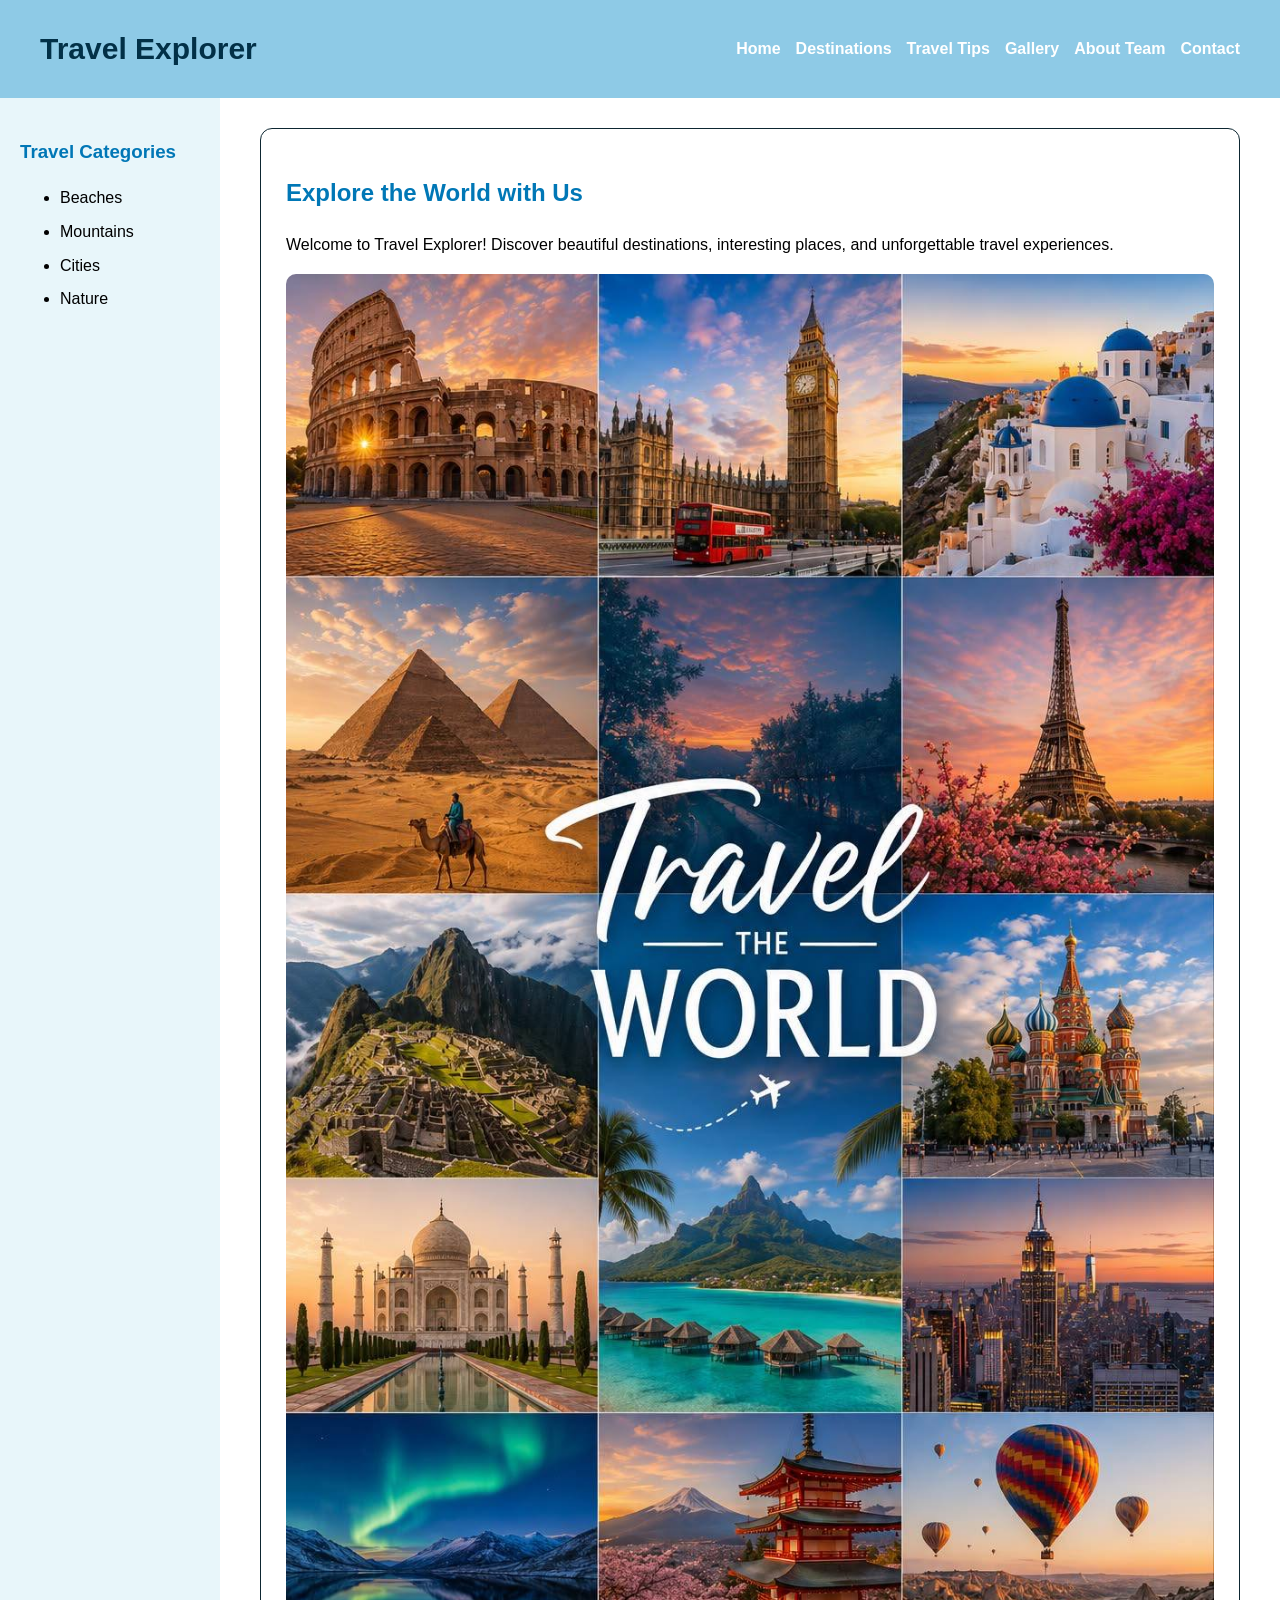
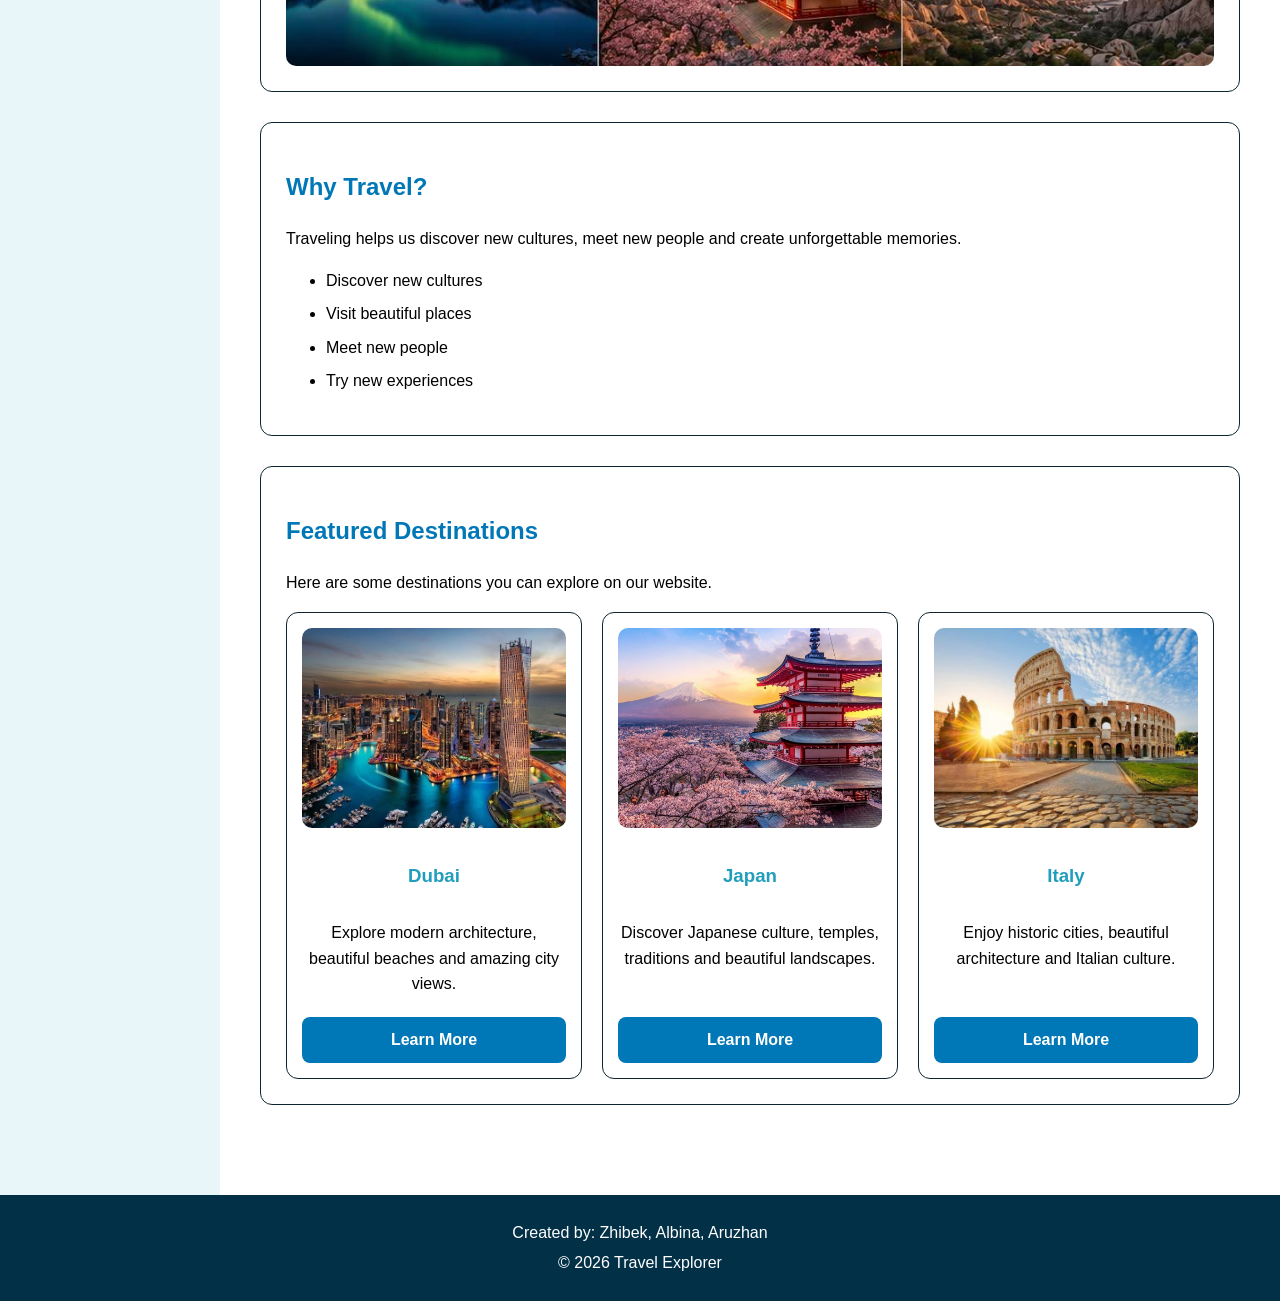
<file: index.html>
<!DOCTYPE html>
<html lang="en">
<head>
    <meta charset="UTF-8">
    <meta name="viewport" content="width=device-width, initial-scale=1.0">
    <title>Travel Explorer - Home</title>
    <link rel="stylesheet" href="css/style.css">
</head>
<body class="page-layout">
    <header class="page-header">
        <div class="header-top">
            <h1 class="logo">Travel Explorer</h1>
            <nav class="navbar">
                <a href="index.html">Home</a>
                <a href="destinations.html">Destinations</a>
                <a href="tips.html">Travel Tips</a>
                <a href="gallery.html">Gallery</a>
                <a href="about.html">About Team</a>
                <a href="contact.html">Contact</a>
            </nav>
        </div>
    </header>
    <aside class="page-sidebar">
        <h3>Travel Categories</h3>
        <ul>
            <li>Beaches</li>
            <li>Mountains</li>
            <li>Cities</li>
            <li>Nature</li>
        </ul>
    </aside>
    <main class="page-main">
        <section class="content-box">
            <h2>Explore the World with Us</h2>
            <p>
                Welcome to Travel Explorer!
                Discover beautiful destinations, interesting places,
                and unforgettable travel experiences.
            </p>
            <img
                src="images/travel-home.jpg"
                alt="Beautiful travel destination"
            >
        </section>
        <section class="content-box">
            <h2>Why Travel?</h2>
            <p>
                Traveling helps us discover new cultures,
                meet new people and create unforgettable memories.
            </p>
            <ul>
                <li>Discover new cultures</li>
                <li>Visit beautiful places</li>
                <li>Meet new people</li>
                <li>Try new experiences</li>
            </ul>
        </section>
        <section class="content-box">
            <h2>Featured Destinations</h2>
            <p>
                Here are some destinations you can explore on our website.
            </p>
            <div class="gallery">
                <div class="gallery-card">
                    <img
                        src="images/dubai.jpg"
                        alt="View of Dubai"
                    >
                    <h3>Dubai</h3>
                    <p>
                        Explore modern architecture,
                        beautiful beaches and amazing city views.
                    </p>
                    <a
                        href="destinations.html"
                        class="button"
                    >
                        Learn More
                    </a>
                </div>
                <div class="gallery-card">
                    <img
                        src="images/japan.jpg"
                        alt="View of Japan"
                    >
                    <h3>Japan</h3>
                    <p>
                        Discover Japanese culture,
                        temples, traditions and beautiful landscapes.
                    </p>
                    <a
                        href="destinations.html"
                        class="button"
                    >
                        Learn More
                    </a>
                </div>
                <div class="gallery-card">
                    <img
                        src="images/italy.jpg"
                        alt="View of Italy"
                    >
                    <h3>Italy</h3>
                    <p>
                        Enjoy historic cities,
                        beautiful architecture and Italian culture.
                    </p>
                    <a
                        href="destinations.html"
                        class="button"
                    >
                        Learn More
                    </a>
                </div>
            </div>
        </section>
    </main>
    <footer class="page-footer">
        <p>Created by: Zhibek, Albina, Aruzhan</p>
        <p>&copy; 2026 Travel Explorer</p>
    </footer>
</body>
</html>
</file>
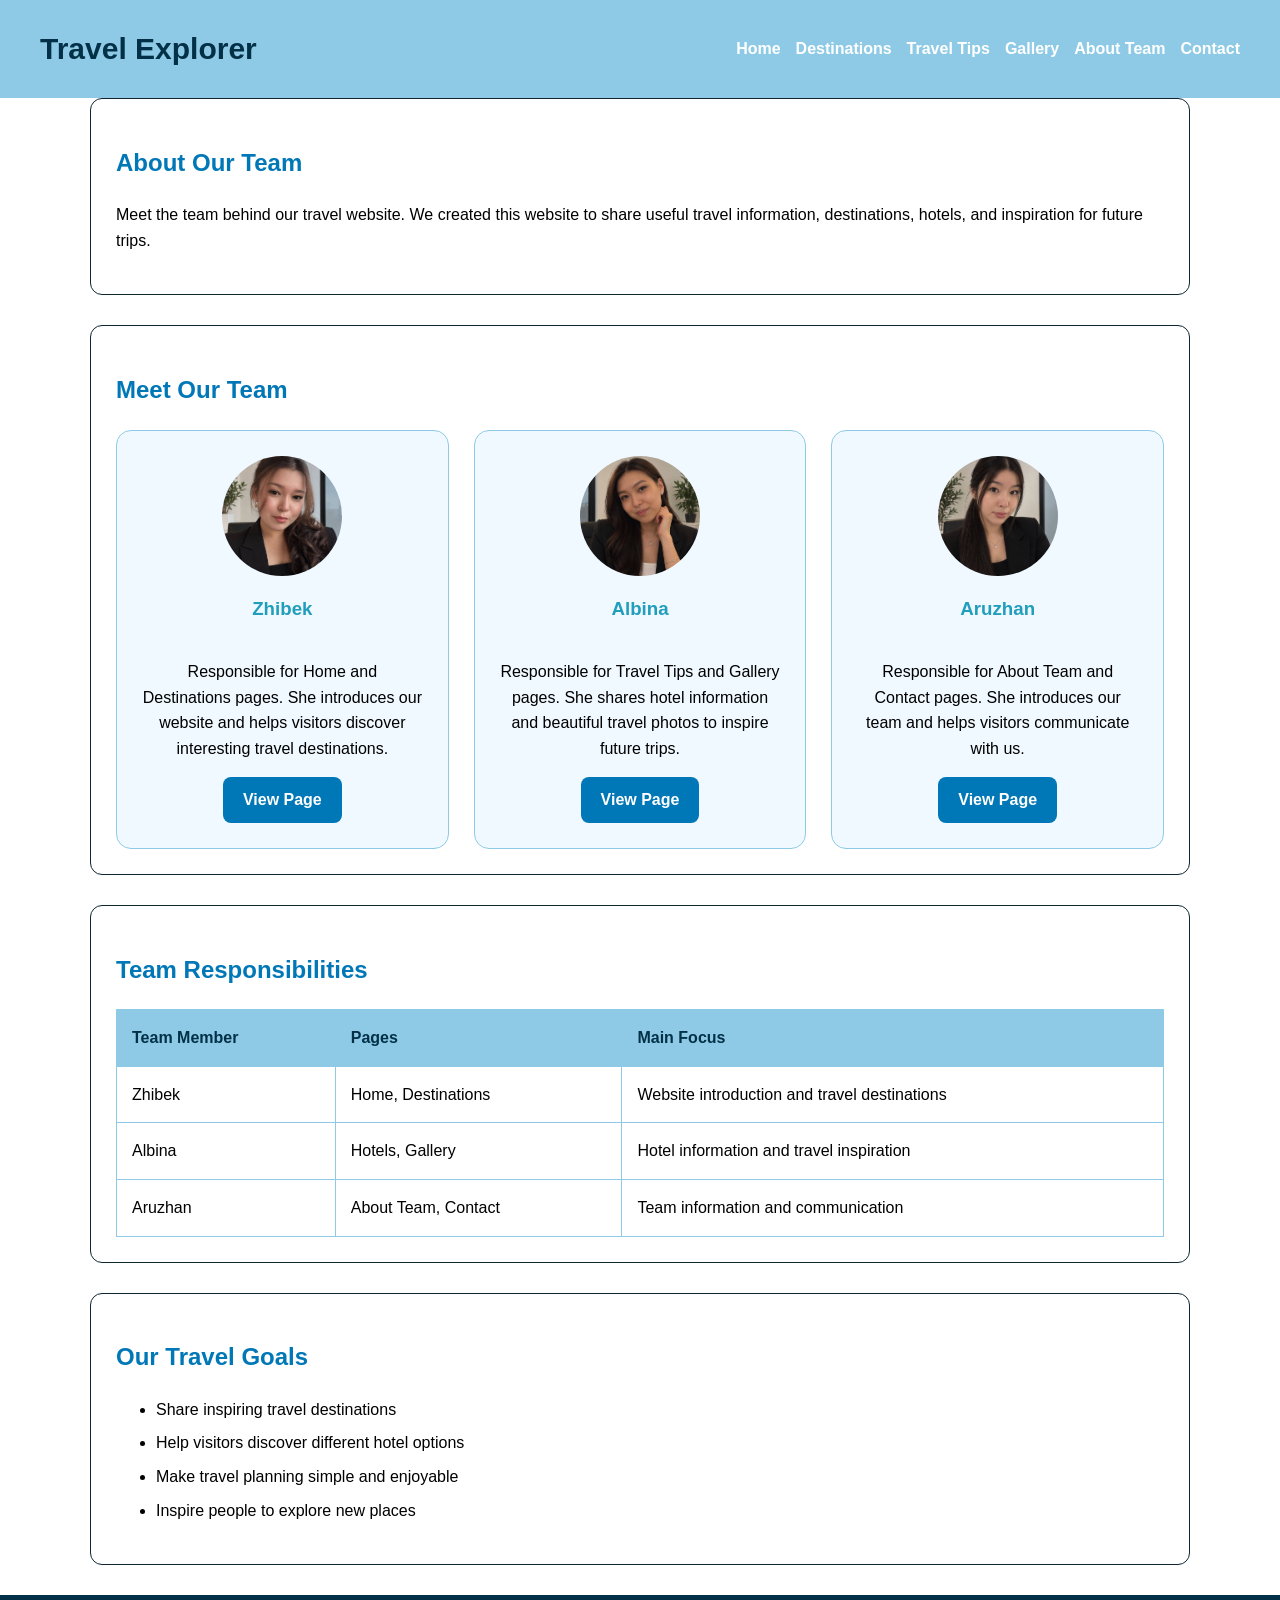
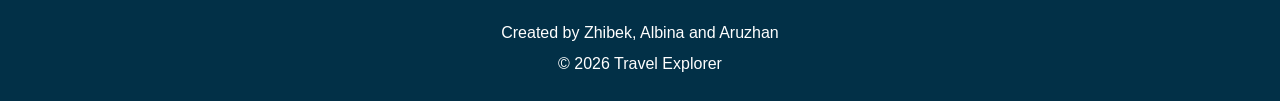
<file: about.html>
<!DOCTYPE html>
<html lang="en">

<head>
    <meta charset="UTF-8">
    <meta name="viewport" content="width=device-width, initial-scale=1.0">
    <title>Travel Explorer - About Team</title>
    <link rel="stylesheet" href="css/style.css">
</head>

<body>

    <header class="site-header">
    <h1 class="logo">Travel Explorer</h1>
    <nav class="navbar">
        <a href="index.html">Home</a>
        <a href="destinations.html">Destinations</a>
        <a href="tips.html">Travel Tips</a>
        <a href="gallery.html">Gallery</a>
        <a href="about.html">About Team</a>
        <a href="contact.html">Contact</a>
    </nav>
</header>

    <main>

        <section class="content-box">

            <h2>About Our Team</h2>

            <p>
                Meet the team behind our travel website.
                We created this website to share useful travel information,
                destinations, hotels, and inspiration for future trips.
            </p>

        </section>

        <section class="content-box">

            <h2>Meet Our Team</h2>

            <div class="team-container">

                <div class="team-card">

                    <img src="images/Zhibek.jpg"
                         alt="Zhibek"
                         class="team-photo">

                    <h3>Zhibek</h3>

                    <p>
                        Responsible for Home and Destinations pages.
                        She introduces our website and helps visitors
                        discover interesting travel destinations.
                    </p>

                    <a href="destinations.html" class="card-button">
                        View Page
                    </a>

                </div>

                <div class="team-card">

                    <img src="images/Albina.jpg"
                         alt="Albina"
                         class="team-photo">

                    <h3>Albina</h3>

                    <p>
                        Responsible for Travel Tips and Gallery pages.
                        She shares hotel information and beautiful
                        travel photos to inspire future trips.
                    </p>

                    <a href="TravelTips.html" class="card-button">
                        View Page
                    </a>

                </div>

                <div class="team-card">

                    <img src="images/Aruzhan.jpg"
                         alt="Aruzhan"
                         class="team-photo">

                    <h3>Aruzhan</h3>

                    <p>
                        Responsible for About Team and Contact pages.
                        She introduces our team and helps visitors
                        communicate with us.
                    </p>

                    <a href="contact.html" class="card-button">
                        View Page
                    </a>

                </div>

            </div>

        </section>

        <section class="content-box">

            <h2>Team Responsibilities</h2>

            <table>

                <tr>
                    <th>Team Member</th>
                    <th>Pages</th>
                    <th>Main Focus</th>
                </tr>

                <tr>
                    <td>Zhibek</td>
                    <td>Home, Destinations</td>
                    <td>Website introduction and travel destinations</td>
                </tr>

                <tr>
                    <td>Albina</td>
                    <td>Hotels, Gallery</td>
                    <td>Hotel information and travel inspiration</td>
                </tr>

                <tr>
                    <td>Aruzhan</td>
                    <td>About Team, Contact</td>
                    <td>Team information and communication</td>
                </tr>

            </table>

        </section>

        <section class="content-box">

            <h2>Our Travel Goals</h2>

            <ul>
                <li>Share inspiring travel destinations</li>
                <li>Help visitors discover different hotel options</li>
                <li>Make travel planning simple and enjoyable</li>
                <li>Inspire people to explore new places</li>
            </ul>

        </section>

    </main>

    <footer>

        <p>Created by Zhibek, Albina and Aruzhan</p>

        <p>&copy; 2026 Travel Explorer</p>

    </footer>

</body>
</html>
</file>
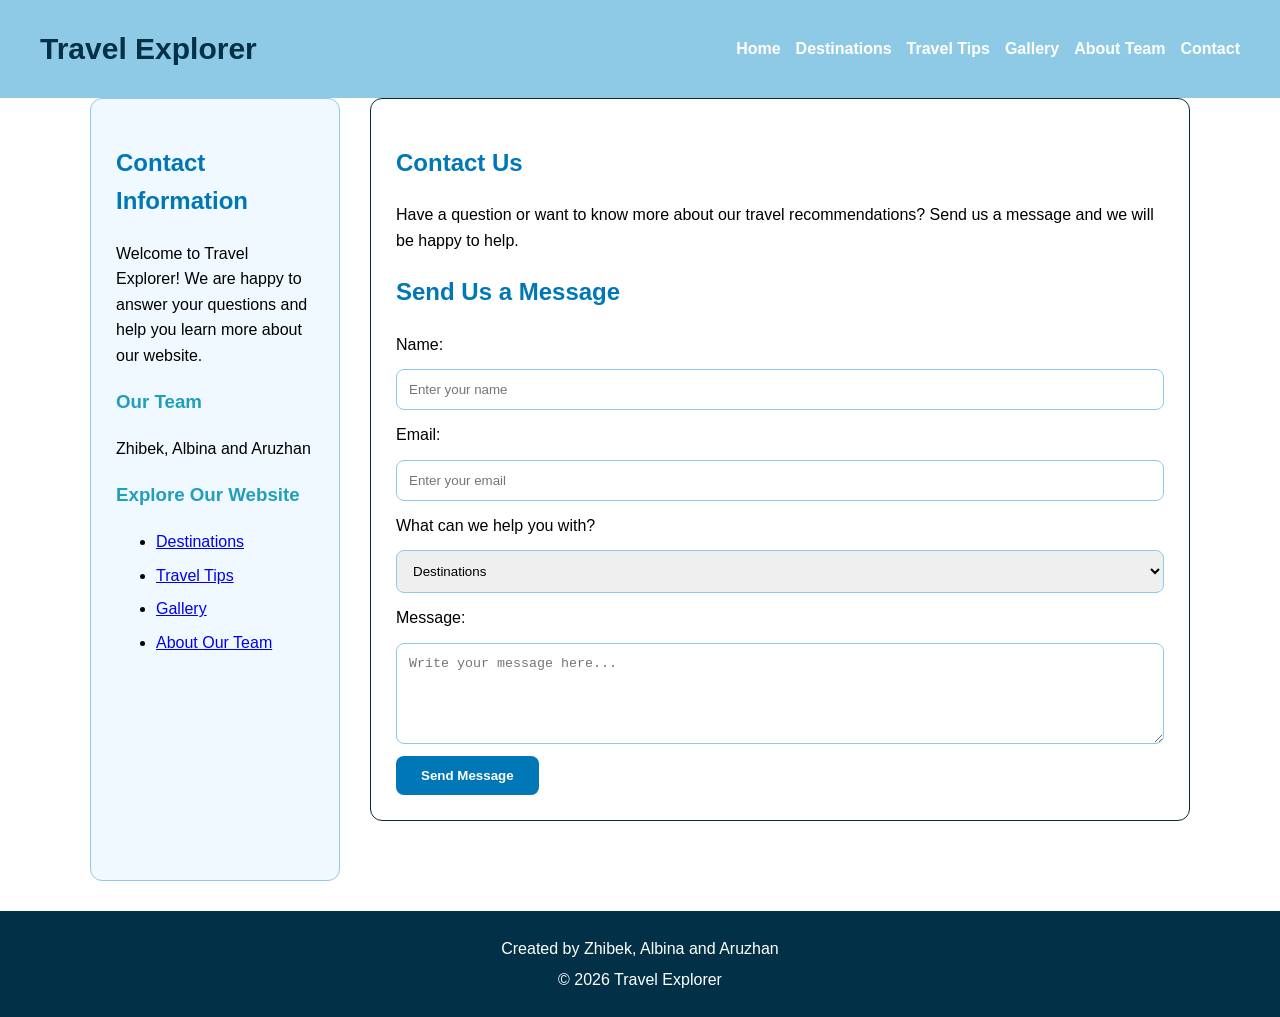
<file: contact.html>
<!DOCTYPE html>
<html lang="en">

<head>
    <meta charset="UTF-8">
    <meta name="viewport" content="width=device-width, initial-scale=1.0">

    <title>Travel Explorer - Contact Us</title>

    <link rel="stylesheet" href="css/style.css">
</head>

<body>

    <!-- Navigation Bar -->

    <header class="site-header">
    <h1 class="logo">Travel Explorer</h1>
    <nav class="navbar">
        <a href="index.html">Home</a>
        <a href="destinations.html">Destinations</a>
        <a href="tips.html">Travel Tips</a>
        <a href="gallery.html">Gallery</a>
        <a href="about.html">About Team</a>
        <a href="contact.html">Contact</a>
    </nav>
</header>


    <!-- Grid Layout -->

    <div class="contact-layout">

        <!-- Sidebar -->

        <aside class="contact-sidebar">

            <h2>Contact Information</h2>

            <p>
                Welcome to Travel Explorer!
                We are happy to answer your questions
                and help you learn more about our website.
            </p>

            <h3>Our Team</h3>

            <p>Zhibek, Albina and Aruzhan</p>

            <h3>Explore Our Website</h3>

            <ul>
                <li>
                    <a href="destinations.html">
                        Destinations
                    </a>
                </li>

                <li>
                    <a href="TravelTips.html">
                        Travel Tips
                    </a>
                </li>

                <li>
                    <a href="gallery.html">
                        Gallery
                    </a>
                </li>

                <li>
                    <a href="about.html">
                        About Our Team
                    </a>
                </li>
            </ul>

        </aside>


        <!-- Main Content -->

        <main class="contact-main">

            <section class="content-box">

                <h2>Contact Us</h2>

                <p>
                    Have a question or want to know more about
                    our travel recommendations?
                    Send us a message and we will be happy to help.
                </p>

                <h2>Send Us a Message</h2>


                <!-- Contact Form -->

                <form class="contact-form">

                    <label for="name">
                        Name:
                    </label>

                    <input
                        type="text"
                        id="name"
                        name="name"
                        placeholder="Enter your name"
                        required
                    >


                    <label for="email">
                        Email:
                    </label>

                    <input
                        type="email"
                        id="email"
                        name="email"
                        placeholder="Enter your email"
                        required
                    >


                    <label for="topic">
                        What can we help you with?
                    </label>

                    <select id="topic" name="topic">

                        <option value="destinations">
                            Destinations
                        </option>

                        <option value="hotels">
                            Hotels
                        </option>

                        <option value="travel-tips">
                            Travel Tips
                        </option>

                        <option value="other">
                            Other
                        </option>

                    </select>


                    <label for="message">
                        Message:
                    </label>

                    <textarea
                        id="message"
                        name="message"
                        rows="5"
                        placeholder="Write your message here..."
                        required
                    ></textarea>


                    <button type="submit" class="submit-button">
                        Send Message
                    </button>

                </form>

            </section>

        </main>

    </div>


    <!-- Footer -->

    <footer>

        <p>Created by Zhibek, Albina and Aruzhan</p>

        <p>&copy; 2026 Travel Explorer</p>

    </footer>

</body>
</html>
</file>
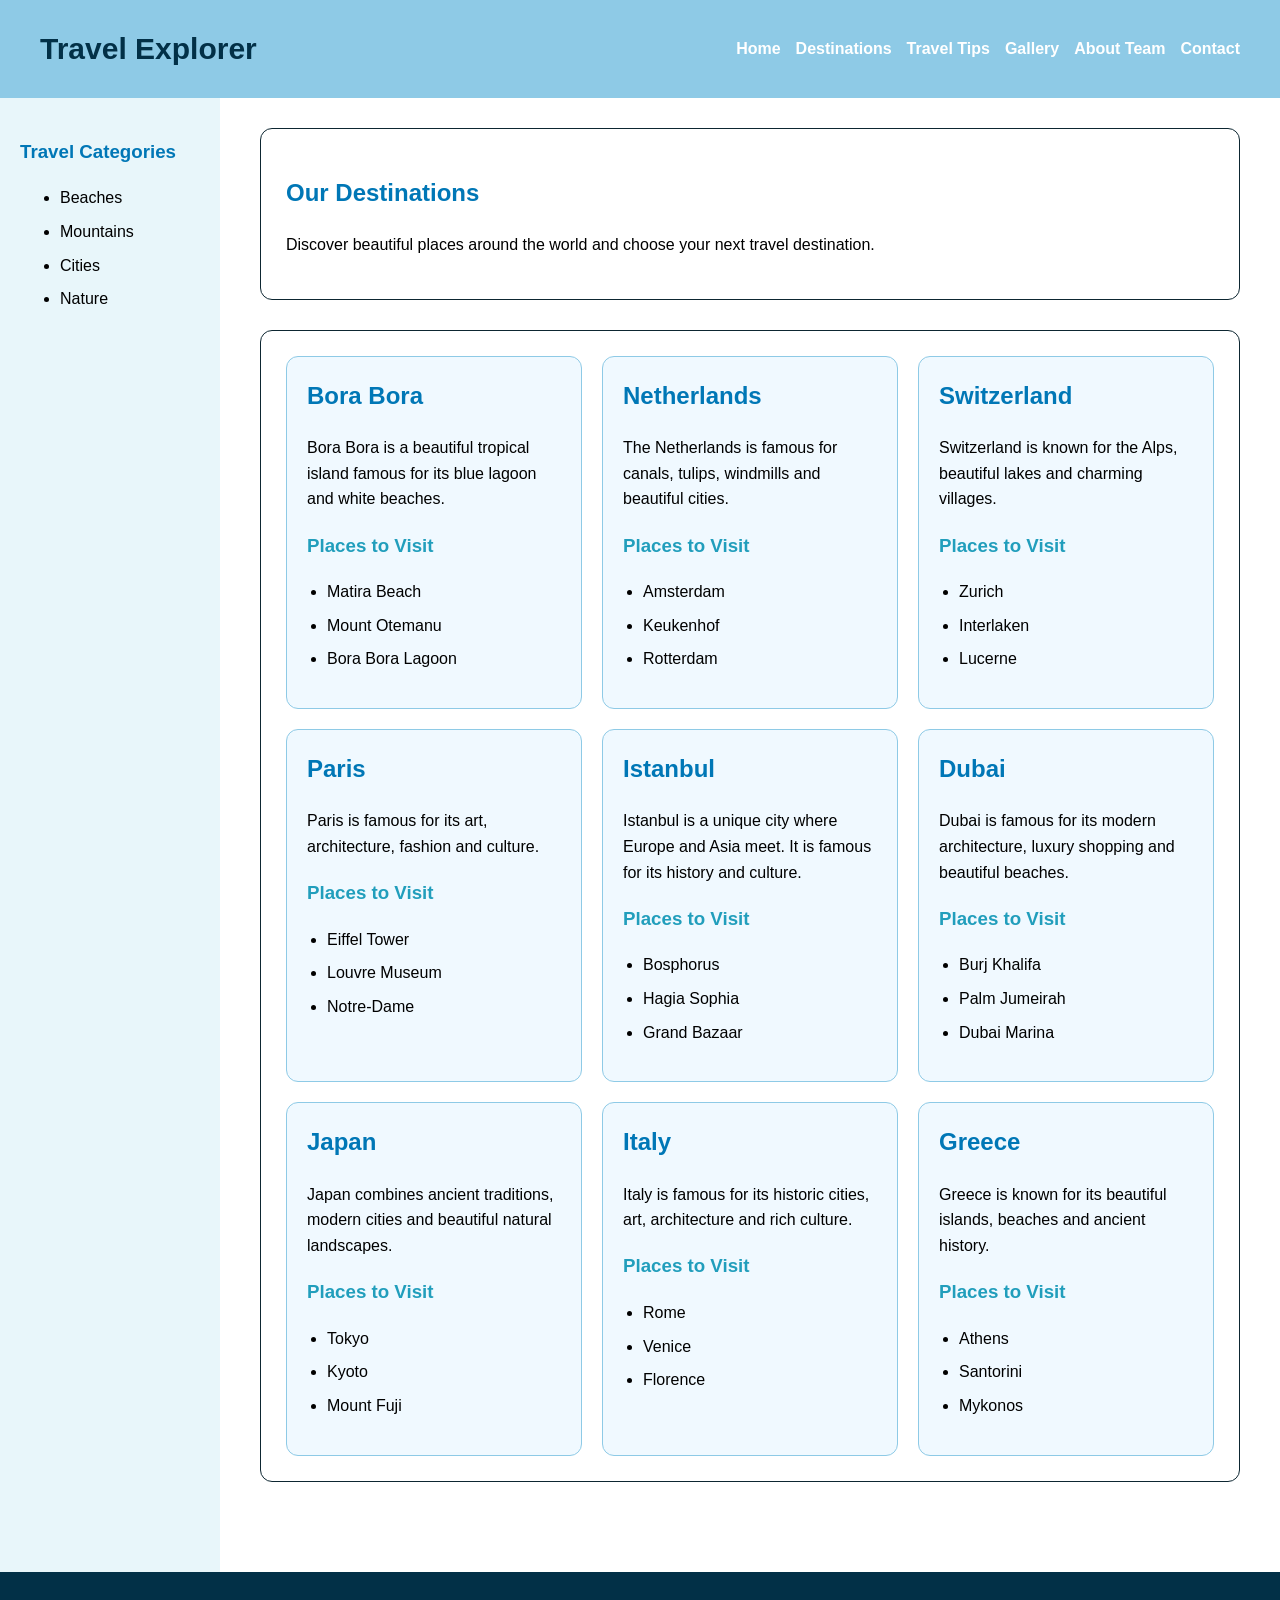
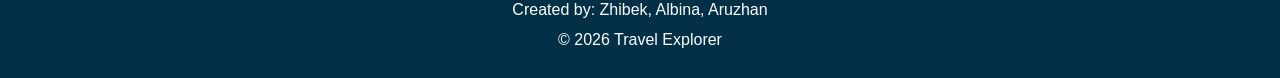
<file: destinations.html>
<!DOCTYPE html>
<html lang="en">
<head>
    <meta charset="UTF-8">
    <meta name="viewport" content="width=device-width, initial-scale=1.0">
    <title>Travel Explorer - Destinations</title>
    <link rel="stylesheet" href="css/style.css">
</head>
<body class="page-layout">

<header class="site-header">
    <h1 class="logo">Travel Explorer</h1>
    <nav class="navbar">
        <a href="index.html">Home</a>
        <a href="destinations.html">Destinations</a>
        <a href="tips.html">Travel Tips</a>
        <a href="gallery.html">Gallery</a>
        <a href="about.html">About Team</a>
        <a href="contact.html">Contact</a>
    </nav>
</header>

<aside class="page-sidebar">
    <h3>Travel Categories</h3>
    <ul>
        <li>Beaches</li>
        <li>Mountains</li>
        <li>Cities</li>
        <li>Nature</li>
    </ul>
</aside>

<main class="page-main">
    <section class="content-box">
        <h2>Our Destinations</h2>
        <p>Discover beautiful places around the world and choose your next travel destination.</p>
    </section>

    <section class="destination-details">
        <div id="bora-bora">
            <h2>Bora Bora</h2>
            <p>Bora Bora is a beautiful tropical island famous for its blue lagoon and white beaches.</p>
            <h3>Places to Visit</h3>
            <ul>
                <li>Matira Beach</li>
                <li>Mount Otemanu</li>
                <li>Bora Bora Lagoon</li>
            </ul>
        </div>

        <div id="netherlands">
            <h2>Netherlands</h2>
            <p>The Netherlands is famous for canals, tulips, windmills and beautiful cities.</p>
            <h3>Places to Visit</h3>
            <ul>
                <li>Amsterdam</li>
                <li>Keukenhof</li>
                <li>Rotterdam</li>
            </ul>
        </div>

        <div id="switzerland">
            <h2>Switzerland</h2>
            <p>Switzerland is known for the Alps, beautiful lakes and charming villages.</p>
            <h3>Places to Visit</h3>
            <ul>
                <li>Zurich</li>
                <li>Interlaken</li>
                <li>Lucerne</li>
            </ul>
        </div>

        <div id="paris">
            <h2>Paris</h2>
            <p>Paris is famous for its art, architecture, fashion and culture.</p>
            <h3>Places to Visit</h3>
            <ul>
                <li>Eiffel Tower</li>
                <li>Louvre Museum</li>
                <li>Notre-Dame</li>
            </ul>
        </div>

        <div id="istanbul">
            <h2>Istanbul</h2>
            <p>Istanbul is a unique city where Europe and Asia meet. It is famous for its history and culture.</p>
            <h3>Places to Visit</h3>
            <ul>
                <li>Bosphorus</li>
                <li>Hagia Sophia</li>
                <li>Grand Bazaar</li>
            </ul>
        </div>

        <div id="dubai">
            <h2>Dubai</h2>
            <p>Dubai is famous for its modern architecture, luxury shopping and beautiful beaches.</p>
            <h3>Places to Visit</h3>
            <ul>
                <li>Burj Khalifa</li>
                <li>Palm Jumeirah</li>
                <li>Dubai Marina</li>
            </ul>
        </div>

        <div id="japan">
            <h2>Japan</h2>
            <p>Japan combines ancient traditions, modern cities and beautiful natural landscapes.</p>
            <h3>Places to Visit</h3>
            <ul>
                <li>Tokyo</li>
                <li>Kyoto</li>
                <li>Mount Fuji</li>
            </ul>
        </div>

        <div id="italy">
            <h2>Italy</h2>
            <p>Italy is famous for its historic cities, art, architecture and rich culture.</p>
            <h3>Places to Visit</h3>
            <ul>
                <li>Rome</li>
                <li>Venice</li>
                <li>Florence</li>
            </ul>
        </div>

        <div id="greece">
            <h2>Greece</h2>
            <p>Greece is known for its beautiful islands, beaches and ancient history.</p>
            <h3>Places to Visit</h3>
            <ul>
                <li>Athens</li>
                <li>Santorini</li>
                <li>Mykonos</li>
            </ul>
        </div>
    </section>
</main>

<footer class="page-footer">
    <p>Created by: Zhibek, Albina, Aruzhan</p>
    <p>&copy; 2026 Travel Explorer</p>
</footer>

</body>
</html>
</file>
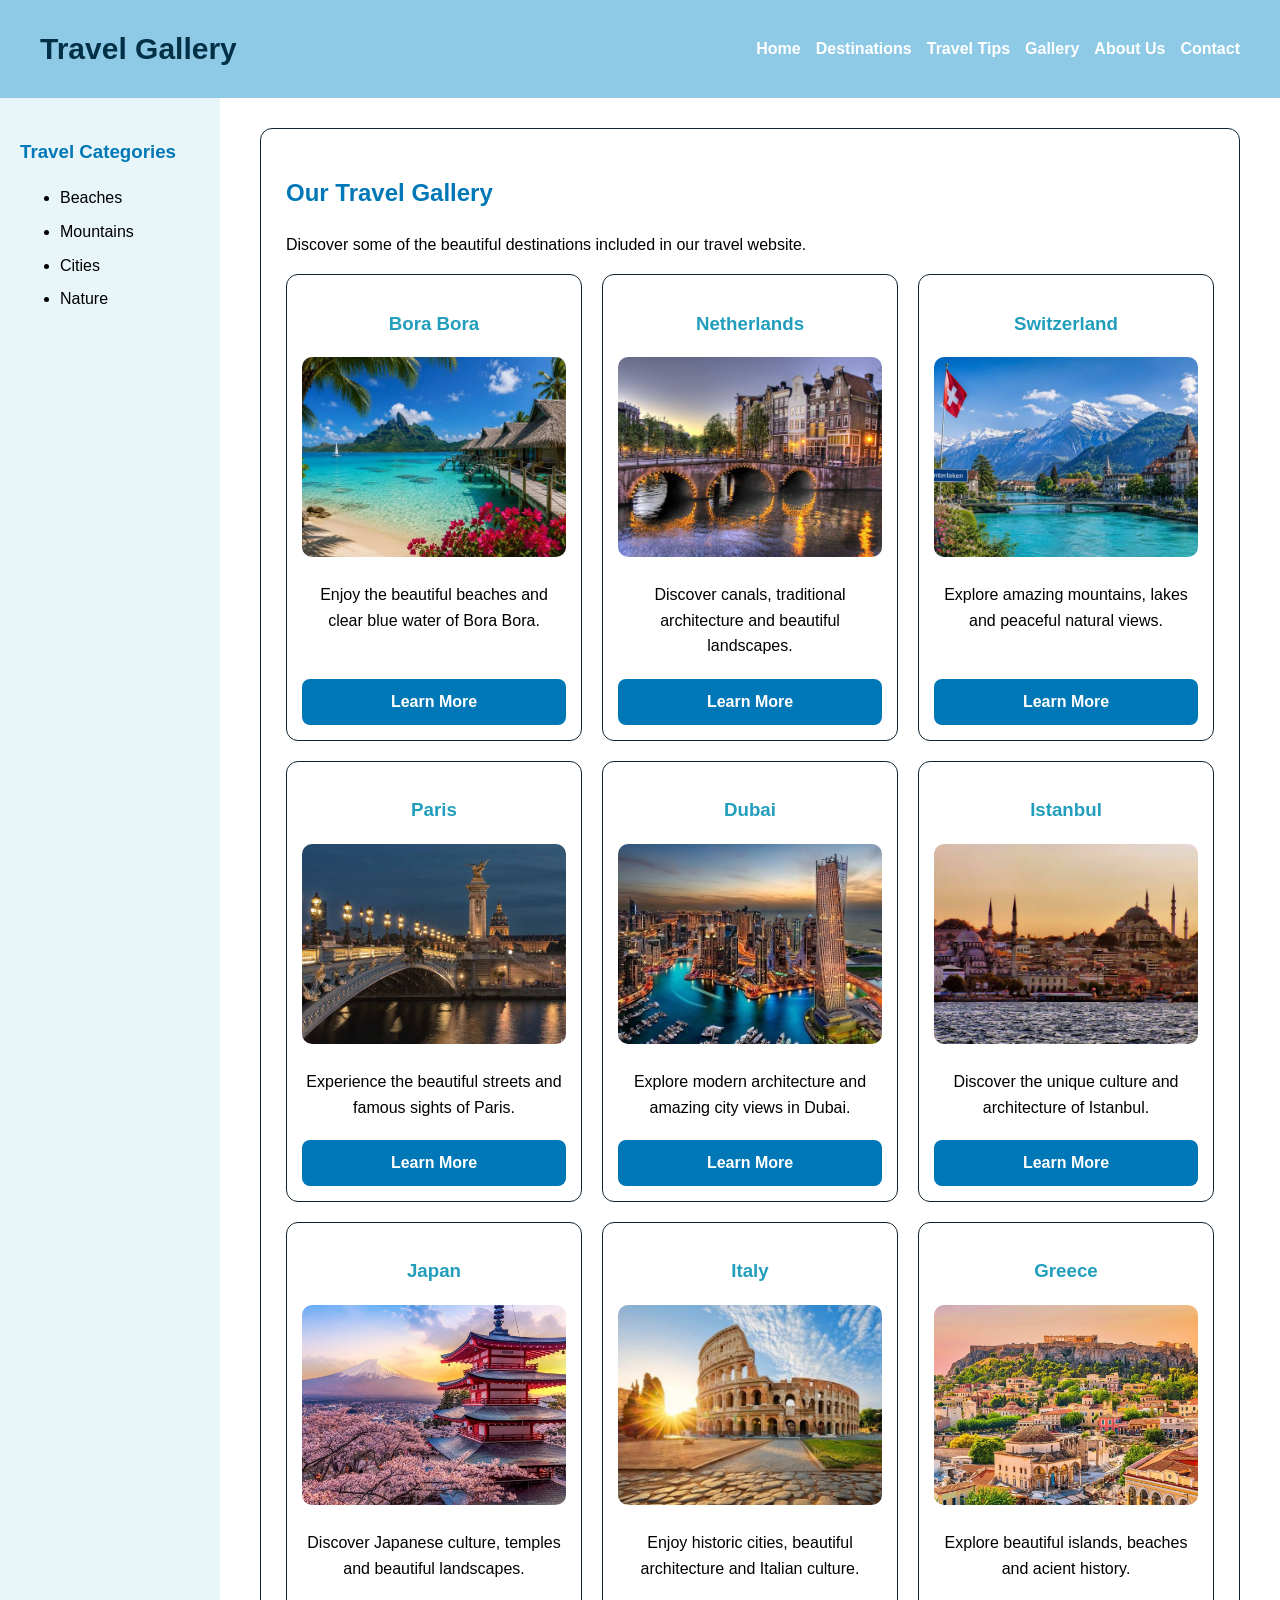
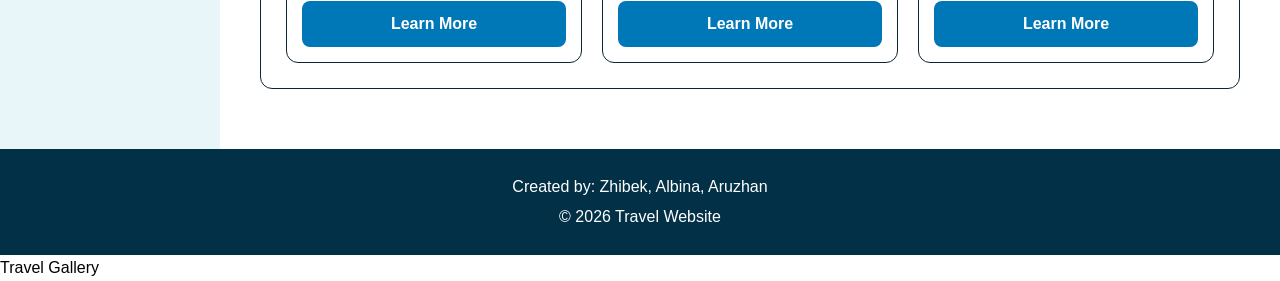
<file: gallery.html>
<!DOCTYPE html>
<html lang="en">
<head>
    <meta name="viewport" content="width=device-width, initial-scale=1.0"
    <title>Travel Gallery</title>
    <link rel="stylesheet" href="css/style.css">
</head>
<body class="page-layout">
    <header class="page-header">
        <div class="header-top">
            <h1>Travel Gallery</h1>
            <nav>
                <a href="index.html">Home</a>
                <a href="destinations.html">Destinations</a>
                <a href="tips.html">Travel Tips</a>
                <a href="gallery.html">Gallery</a>
                <a href="about.html">About Us</a>
                <a href="contact.html">Contact</a>
            </nav>
        </div>   
    </header>
    <aside class="page-sidebar">
        <h3>Travel Categories</h3>
        <ul>
            <li>Beaches</li>
            <li>Mountains</li>
            <li>Cities</li>
            <li>Nature</li>
        </ul>
    </aside>
    <main class="page-main">
        <section>
            <h2>Our Travel Gallery</h2>
            <p>
                Discover some of the beautiful destinations included in our travel website.
            </p>
            <div class="gallery">
                <div class="gallery-card">
                    <h3>Bora Bora</h3>
                    <img src="images/bora-bora.jpeg" alt="Beautiful beach in Bora Bora">
                    <p>Enjoy the beautiful beaches and clear blue water of Bora Bora.</p>
                    <a href="destinations.html" class="button">Learn More</a>
                </div>
                <div class="gallery-card">
                    <h3>Netherlands</h3>
                    <img src="images/netherlands.jpeg" alt="Beautiful view of the Netherlands">
                    <p>Discover canals, traditional architecture and beautiful landscapes.</p>
                    <a href="destinations.html" class="button">Learn More</a>
                </div>
                <div class="gallery-card">
                    <h3>Switzerland</h3>
                    <img src="images/switzerland.jpeg" alt="Swiss mountains">
                    <p>Explore amazing mountains, lakes and peaceful natural views.</p>
                    <a href="destinations.html" class="button">Learn More</a>
                </div>
                <div class="gallery-card">
                    <h3>Paris</h3>
                    <img src="images/paris.jpeg" alt="View of Paris">
                    <p>Experience the beautiful streets and famous sights of Paris.</p>
                    <a href="destinations.html" class="button">Learn More</a>
                </div>
                <div class="gallery-card">
                    <h3>Dubai</h3>
                    <img src="images/dubai.jpg" alt="View of Dubai">
                    <p>Explore modern architecture and amazing city views in Dubai.</p>
                    <a href="destinations.html" class="button">Learn More</a>
                </div>
                <div class="gallery-card">
                    <h3>Istanbul</h3>
                    <img src="images/istanbul.jpeg" alt="View of Istanbul">
                    <p>Discover the unique culture and architecture of Istanbul.</p>
                    <a href="destinations.html" class="button">Learn More</a>
                </div>
                <div class="gallery-card">
                    <h3>Japan</h3>
                    <img src="images/japan.jpg" alt="View of Japan">
                    <p>Discover Japanese culture, temples and beautiful landscapes.</p>
                    <a href="destinations.html" class="button">Learn More</a>
                </div>
                <div class="gallery-card">
                    <h3>Italy</h3>
                    <img src="images/italy.jpg" alt="View of Italy">
                    <p>Enjoy historic cities, beautiful architecture and Italian culture.</p>
                    <a href="destinations.html" class="button">Learn More</a>
                </div>
                <div class="gallery-card">
                    <h3>Greece</h3>
                    <img src="images/greece.jpg" alt="View of Greece">
                    <p>Explore beautiful islands, beaches and acient history.</p>
                    <a href="destinations.html" class="button">Learn More</a>
                </div>
            </div>
        </section>
    </main>
    <footer class="page-footer">
        <p>Created by: Zhibek, Albina, Aruzhan</p>
        <p>&copy; 2026 Travel Website</p>
    </footer>
</body>
</html>
</file>
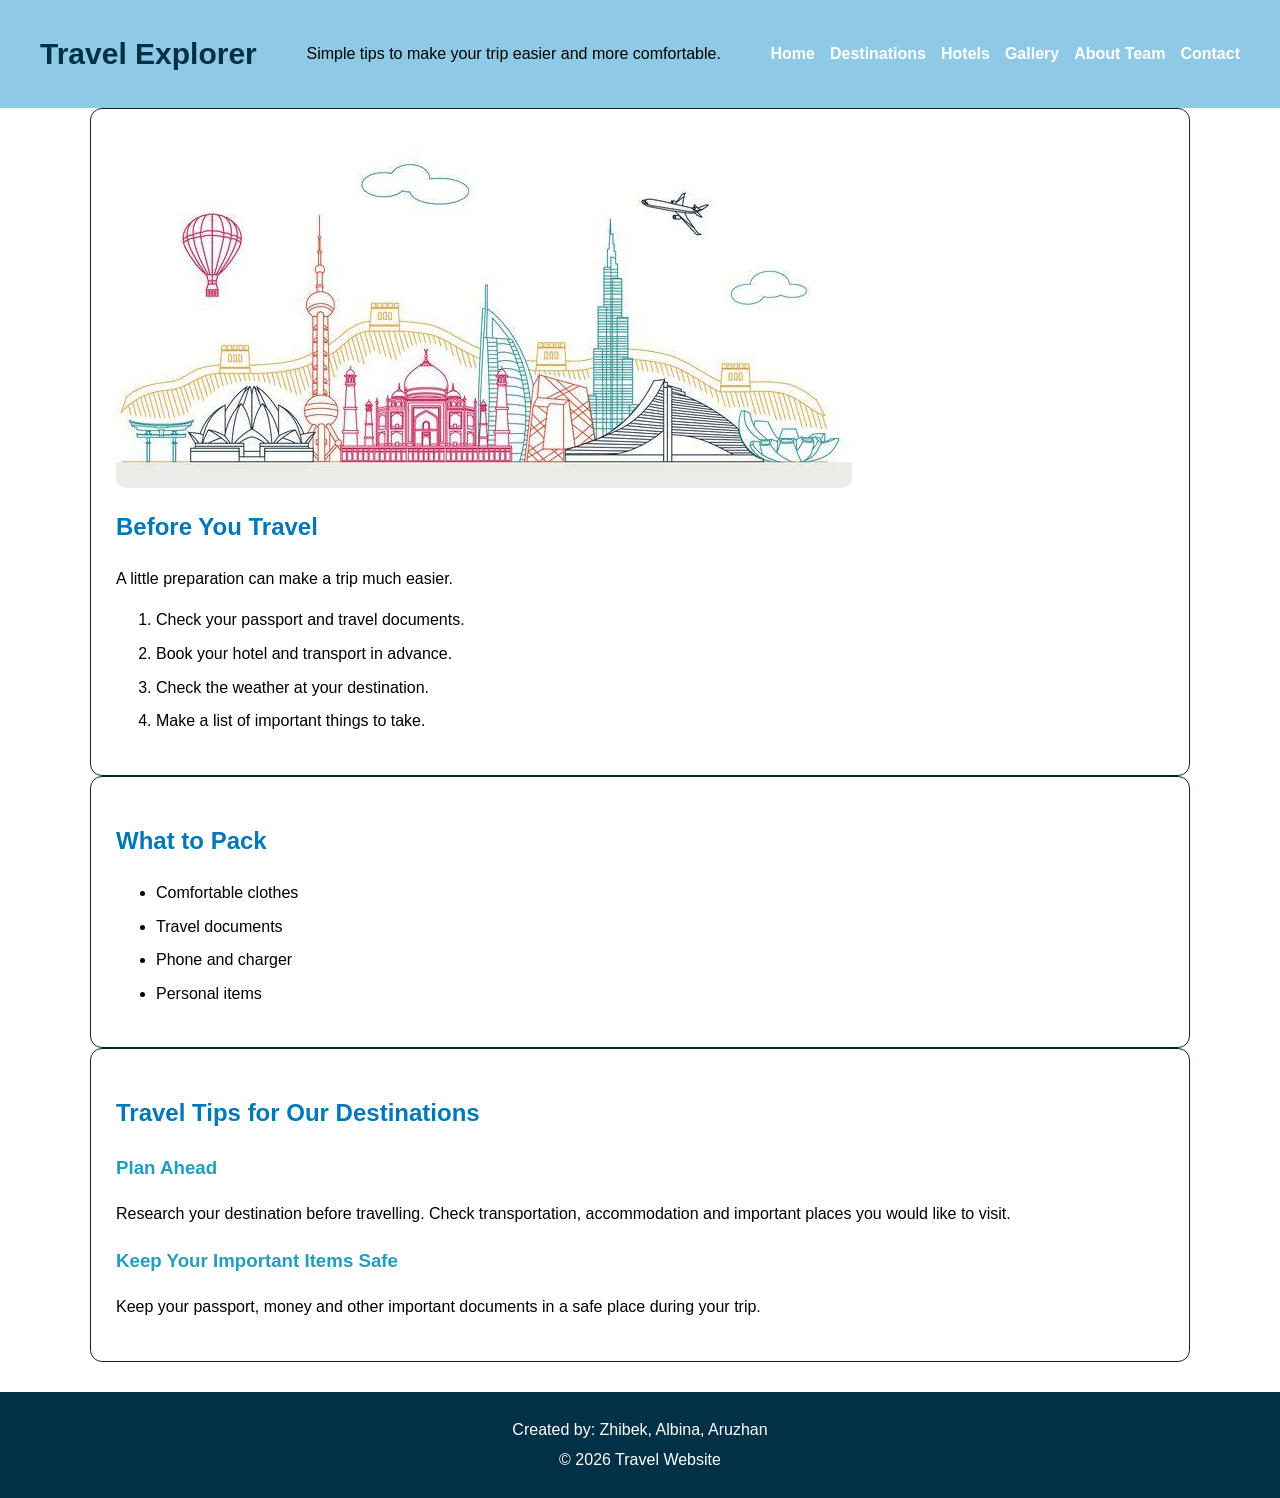
<file: hotels.html>
<!DOCTYPE html>
<html lang="en">
    <head>
        <meta charset="UTF-8">
        <meta name="viewport" content="width=device-width, initial-scale=1.0">
        <title>Travel Explorer - Hotels</title>
        <link rel="stylesheet" href="css/style.css">
    </head>
    <body>
        <header>
            <h1>Travel Explorer</h1>
            <p>Simple tips to make your trip easier and more comfortable.</p>
            <nav>
                <a href="index.html">Home</a>
                <a href="destinations.html">Destinations</a>
                <a href="hotels.html">Hotels</a>
                <a href="gallery.html">Gallery</a>
                <a href="about.html">About Team</a>
                <a href="contact.html">Contact</a>
            </nav>
        </header>
        <main>
            <section>
                <img src="images/travel.jpg" alt="Travel essentials">
                <h2>Before You Travel</h2>
                <p>A little preparation can make a trip much easier.</p>
                <ol>
                    <li>Check your passport and travel documents.</li>
                    <li>Book your hotel and transport in advance.</li>
                    <li>Check the weather at your destination.</li>
                    <li>Make a list of important things to take.</li>
                </ol>
            </section>
            <section>
                <h2>What to Pack</h2>
                <ul>
                    <li>Comfortable clothes</li>
                    <li>Travel documents</li>
                    <li>Phone and charger</li>
                    <li>Personal items</li>
                </ul>
            </section>
            <section>
                <h2>Travel Tips for Our Destinations</h2>
                <h3>Plan Ahead</h3>
                <p>
                    Research your destination before travelling. Check transportation, accommodation and important places you would like to visit.
                </p>
                <h3>Keep Your Important Items Safe</h3>
                <p>
                    Keep your passport, money and other important documents in a safe place during your trip.
                </p>
            </section>
        </main>
        <footer>
            <p>Created by: Zhibek, Albina, Aruzhan</p>
            <p>&copy; 2026 Travel Website</p>
        </footer>
    </body>
</html>
</file>
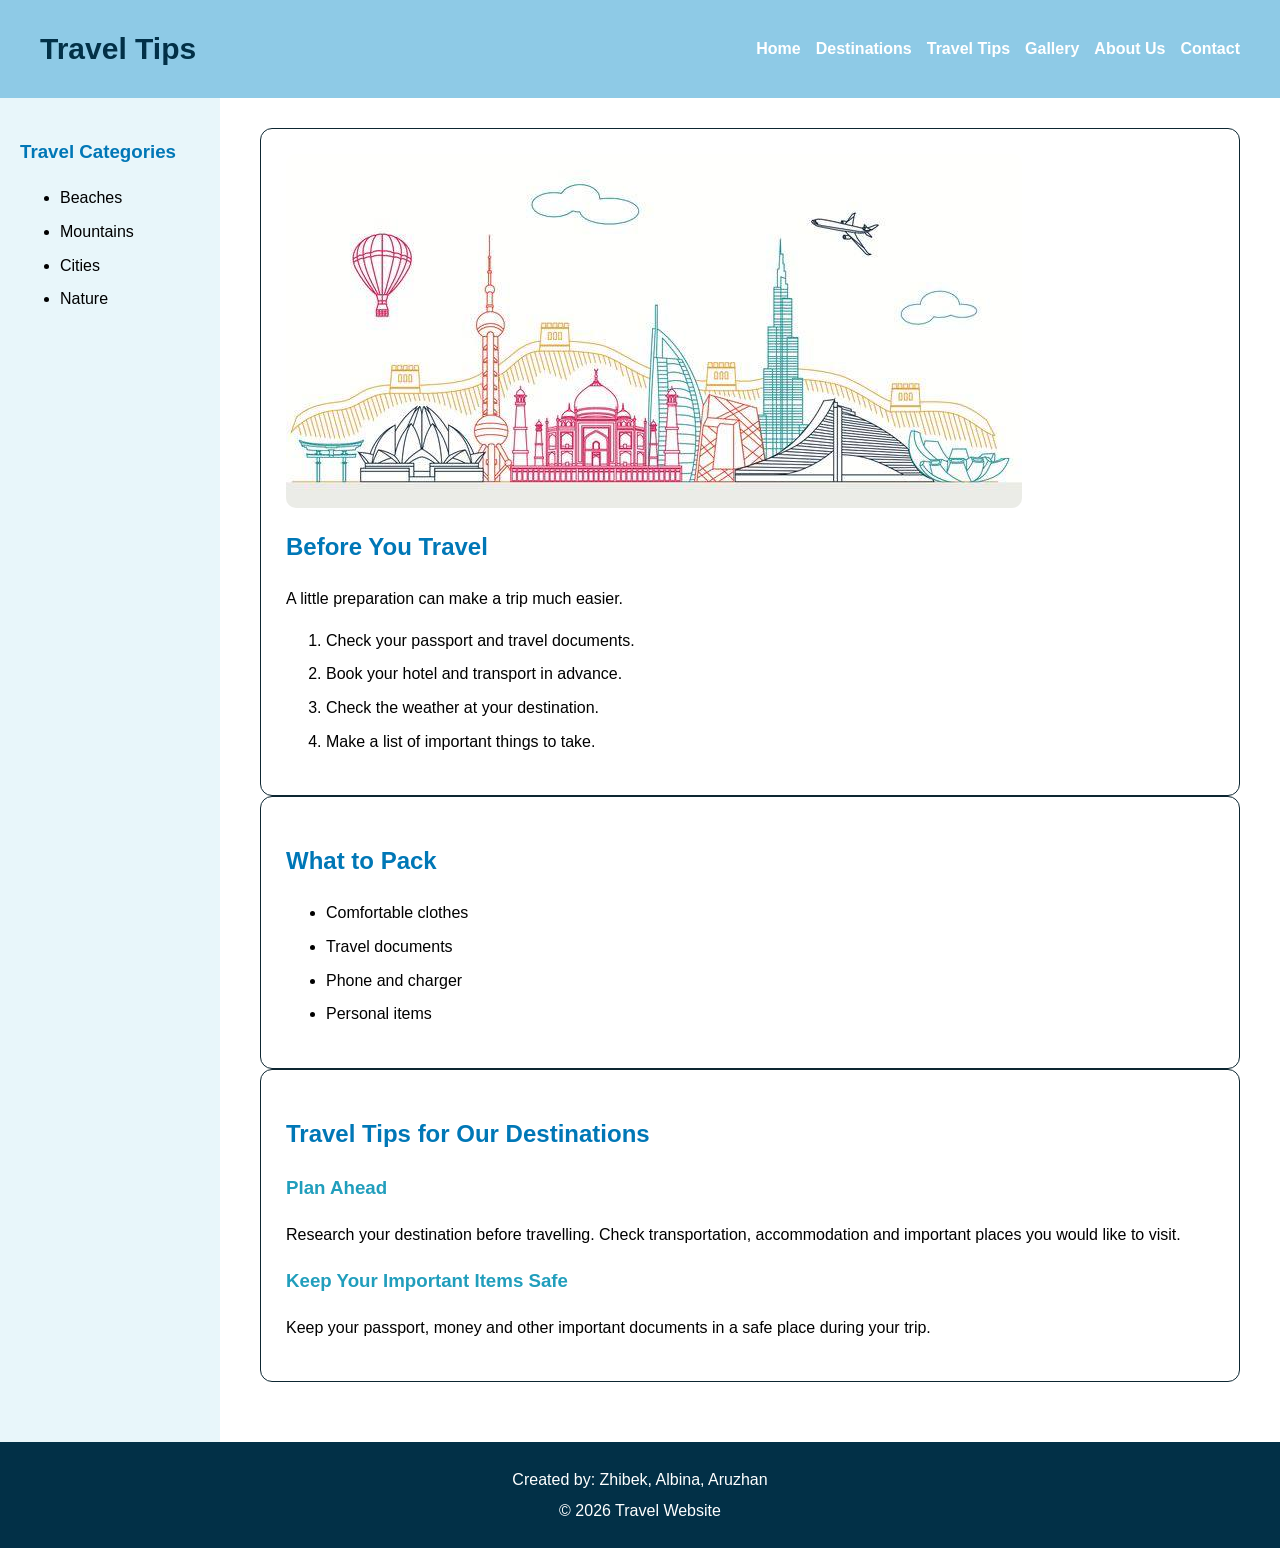
<file: tips.html>
<!DOCTYPE html>
<html lang="en">
    <head>
        <meta name="viewport" content="width=device-width, initial-scale=1.0">
        <title>Travel Tips</title>
        <link rel="stylesheet" href="css/style.css">
    </head>
    <body class="page-layout">
        <header class="page-header">
            <div class="header-top">
                <h1>Travel Tips</h1>
                <nav>
                    <a href="index.html">Home</a>
                    <a href="destinations.html">Destinations</a>
                    <a href="tips.html">Travel Tips</a>
                    <a href="gallery.html">Gallery</a>
                    <a href="about.html">About Us</a>
                    <a href="contact.html">Contact</a>
                </nav>
            </div>
        </header>
        <aside class="page-sidebar">
            <h3>Travel Categories</h3>
            <ul>
                <li>Beaches</li>
                <li>Mountains</li>
                <li>Cities</li>
                <li>Nature</li>
            </ul>
        </aside>
        <main class="page-main">
            <section>
                <img src="images/travel.jpg" alt="Travel essentials">
                <h2>Before You Travel</h2>
                <p>A little preparation can make a trip much easier.</p>
                <ol>
                    <li>Check your passport and travel documents.</li>
                    <li>Book your hotel and transport in advance.</li>
                    <li>Check the weather at your destination.</li>
                    <li>Make a list of important things to take.</li>
                </ol>
            </section>
            <section>
                <h2>What to Pack</h2>
                <ul>
                    <li>Comfortable clothes</li>
                    <li>Travel documents</li>
                    <li>Phone and charger</li>
                    <li>Personal items</li>
                </ul>
            </section>
            <section>
                <h2>Travel Tips for Our Destinations</h2>
                <h3>Plan Ahead</h3>
                <p>
                    Research your destination before travelling. Check transportation, accommodation and important places you would like to visit.
                </p>
                <h3>Keep Your Important Items Safe</h3>
                <p>
                    Keep your passport, money and other important documents in a safe place during your trip.
                </p>
            </section>
        </main>
        <footer class="page-footer">
            <p>Created by: Zhibek, Albina, Aruzhan</p>
            <p>&copy; 2026 Travel Website</p>
        </footer>
    </body>
</html>
</file>
<file: css/style.css>
body {
    font-family: Arial, sans-serif;
    margin: 0;
    background: #fff;
    color: #000;
    line-height: 1.6;
}

.site-header,
.page-header,
header {
    grid-area: header;
    display: flex;
    justify-content: space-between;
    align-items: center;
    gap: 30px;
    background: #8ecae6;
    padding: 25px 40px;
    box-sizing: border-box;
}

.header-top,
.page-header .header-top {
    display: flex;
    justify-content: space-between;
    align-items: center;
    width: 100%;
    gap: 30px;
}

.page-header > p {
    display: none;
}

.logo,
.site-header h1,
.page-header h1,
header h1 {
    margin: 0;
    font-size: 30px;
    color: #023047;
    white-space: nowrap;
}

.navbar,
nav {
    display: flex;
    justify-content: flex-end;
    align-items: center;
    flex-wrap: wrap;
    gap: 15px;
}

.navbar a,
nav a {
    color: white;
    text-decoration: none;
    font-weight: bold;
    transition: .3s;
}

.navbar a:hover,
nav a:hover {
    color: #023047;
}

.page-layout {
    display: grid;
    grid-template-areas:
        "header header"
        "sidebar main"
        "footer footer";
    grid-template-columns: 220px 1fr;
    grid-template-rows: auto 1fr auto;
    min-height: 100vh;
}

.page-sidebar {
    grid-area: sidebar;
    padding: 20px;
    background: #e8f6fa;
}

.page-sidebar h2,
.page-sidebar h3 {
    color: #0077b6;
}

.page-sidebar a {
    color: #0077b6;
    text-decoration: none;
    font-weight: bold;
}

.page-sidebar a:hover {
    color: #023047;
    text-decoration: underline;
}

.page-main {
    grid-area: main;
    min-width: 0;
    padding: 30px 40px;
}

main,
.content-box,
.destination-details {
    width: 100%;
    max-width: 1100px;
    margin: 0 auto 30px;
    box-sizing: border-box;
}

.content-box,
section {
    padding: 25px;
    background: white;
    border: 1px solid #0d2631;
    border-radius: 12px;
}

h2 {
    color: #0077b6;
}

h3 {
    color: #219ebc;
}

img {
    max-width: 100%;
    height: auto;
    display: block;
    border-radius: 10px;
}

li {
    margin-bottom: 8px;
}


/* Home */

#welcome {
    text-align: center;
}

#welcome img,
.home-image {
    width: 80%;
    max-width: 800px;
    height: 300px;
    object-fit: cover;
    margin: 20px auto;
}


/* Buttons */

.button,
.card-button {
    display: inline-block;
    padding: 10px 20px;
    background: #0077b6;
    color: white;
    text-decoration: none;
    border-radius: 8px;
    font-weight: bold;
    transition: .3s;
}

.button:hover,
.card-button:hover {
    background: #023047;
    transform: scale(1.05);
}


/* Destinations */

.destination {
    display: flex;
    gap: 25px;
    align-items: center;
}

.destination img {
    width: 300px;
    height: 220px;
    object-fit: cover;
    margin: 0;
}

.destination h2 {
    margin-top: 0;
}

.destination-details {
    display: grid;
    grid-template-columns: repeat(3, 1fr);
    gap: 20px;
}

.destination-details > div {
    padding: 20px;
    background: #f0f9ff;
    border: 1px solid #8ecae6;
    border-radius: 12px;
}

.destination-details h2 {
    margin-top: 0;
}

.destination-details ul {
    padding-left: 20px;
}


/* Gallery */

.gallery {
    display: grid;
    grid-template-columns: repeat(3, 1fr);
    gap: 20px;
}

.gallery-card {
    display: flex;
    flex-direction: column;
    padding: 15px;
    background: white;
    border: 1px solid #0f242e;
    border-radius: 12px;
    text-align: center;
    transition: .3s;
}

.gallery-card img {
    width: 100%;
    height: 200px;
    object-fit: cover;
    margin-bottom: 15px;
}

.gallery-card p {
    flex-grow: 1;
    margin: 10px 0 20px;
}

.gallery-card:hover {
    transform: translateY(-5px);
    box-shadow: 0 5px 15px rgba(0,0,0,.2);
}


/* Team */

.team-container {
    display: flex;
    justify-content: center;
    align-items: stretch;
    flex-wrap: wrap;
    gap: 25px;
}

.team-card {
    display: flex;
    flex-direction: column;
    align-items: center;
    flex: 1 1 250px;
    padding: 25px;
    background: #f0f9ff;
    border: 1px solid #8ecae6;
    border-radius: 15px;
    text-align: center;
    transition: .3s;
}

.team-card:hover {
    transform: translateY(-8px);
    box-shadow: 0 8px 20px rgba(0,0,0,.15);
}

.team-photo,
.team-card .team-photo {
    width: 120px;
    height: 120px;
    object-fit: cover;
    border-radius: 50%;
}


/* Contact */

.contact-layout {
    display: grid;
    grid-template-columns: 250px minmax(0,1fr);
    gap: 30px;
    width: 100%;
    max-width: 1100px;
    margin: 0 auto 30px;
}

.contact-sidebar {
    background: #f0f9ff;
    border: 1px solid #8ecae6;
    border-radius: 12px;
    padding: 25px;
}

.contact-form {
    display: flex;
    flex-direction: column;
    gap: 12px;
}

.contact-form input,
.contact-form select,
.contact-form textarea {
    width: 100%;
    padding: 12px;
    border: 1px solid #8ecae6;
    border-radius: 8px;
    box-sizing: border-box;
}

.submit-button {
    align-self: flex-start;
    padding: 12px 25px;
    background: #0077b6;
    color: white;
    border: 0;
    border-radius: 8px;
    font-weight: bold;
}


/* Table */

table {
    width: 100%;
    border-collapse: collapse;
}

th,
td {
    border: 1px solid #8ecae6;
    padding: 15px;
    text-align: left;
}

th {
    background: #8ecae6;
    color: #023047;
}


/* Footer */

footer,
.page-footer {
    grid-area: footer;
    background: #023047;
    color: white;
    text-align: center;
    padding: 20px;
}

footer p {
    margin: 5px;
}


/* Responsive */

@media (max-width: 900px) {
    .site-header,
    .page-header,
    header {
        flex-direction: column;
        text-align: center;
    }

    .header-top,
    .page-header .header-top {
        flex-direction: column;
    }

    .navbar,
    nav {
        justify-content: center;
    }

    .gallery,
    .destination-details {
        grid-template-columns: repeat(2, 1fr);
    }

    .contact-layout {
        grid-template-columns: 1fr;
    }

    .page-main {
        padding: 25px;
    }
}

@media (max-width: 600px) {
    .site-header,
    .page-header,
    header {
        padding: 20px;
    }

    .logo,
    .site-header h1,
    .page-header h1,
    header h1 {
        font-size: 25px;
    }

    .navbar,
    nav {
        gap: 12px;
    }

    .navbar a,
    nav a {
        font-size: 14px;
    }

    .page-layout {
        grid-template-areas:
            "header"
            "sidebar"
            "main"
            "footer";
        grid-template-columns: 1fr;
    }

    .gallery,
    .destination-details {
        grid-template-columns: 1fr;
    }

    .home-image,
    #welcome img {
        width: 100%;
        height: 250px;
    }

    .page-main {
        padding: 20px;
    }
}
</file>
